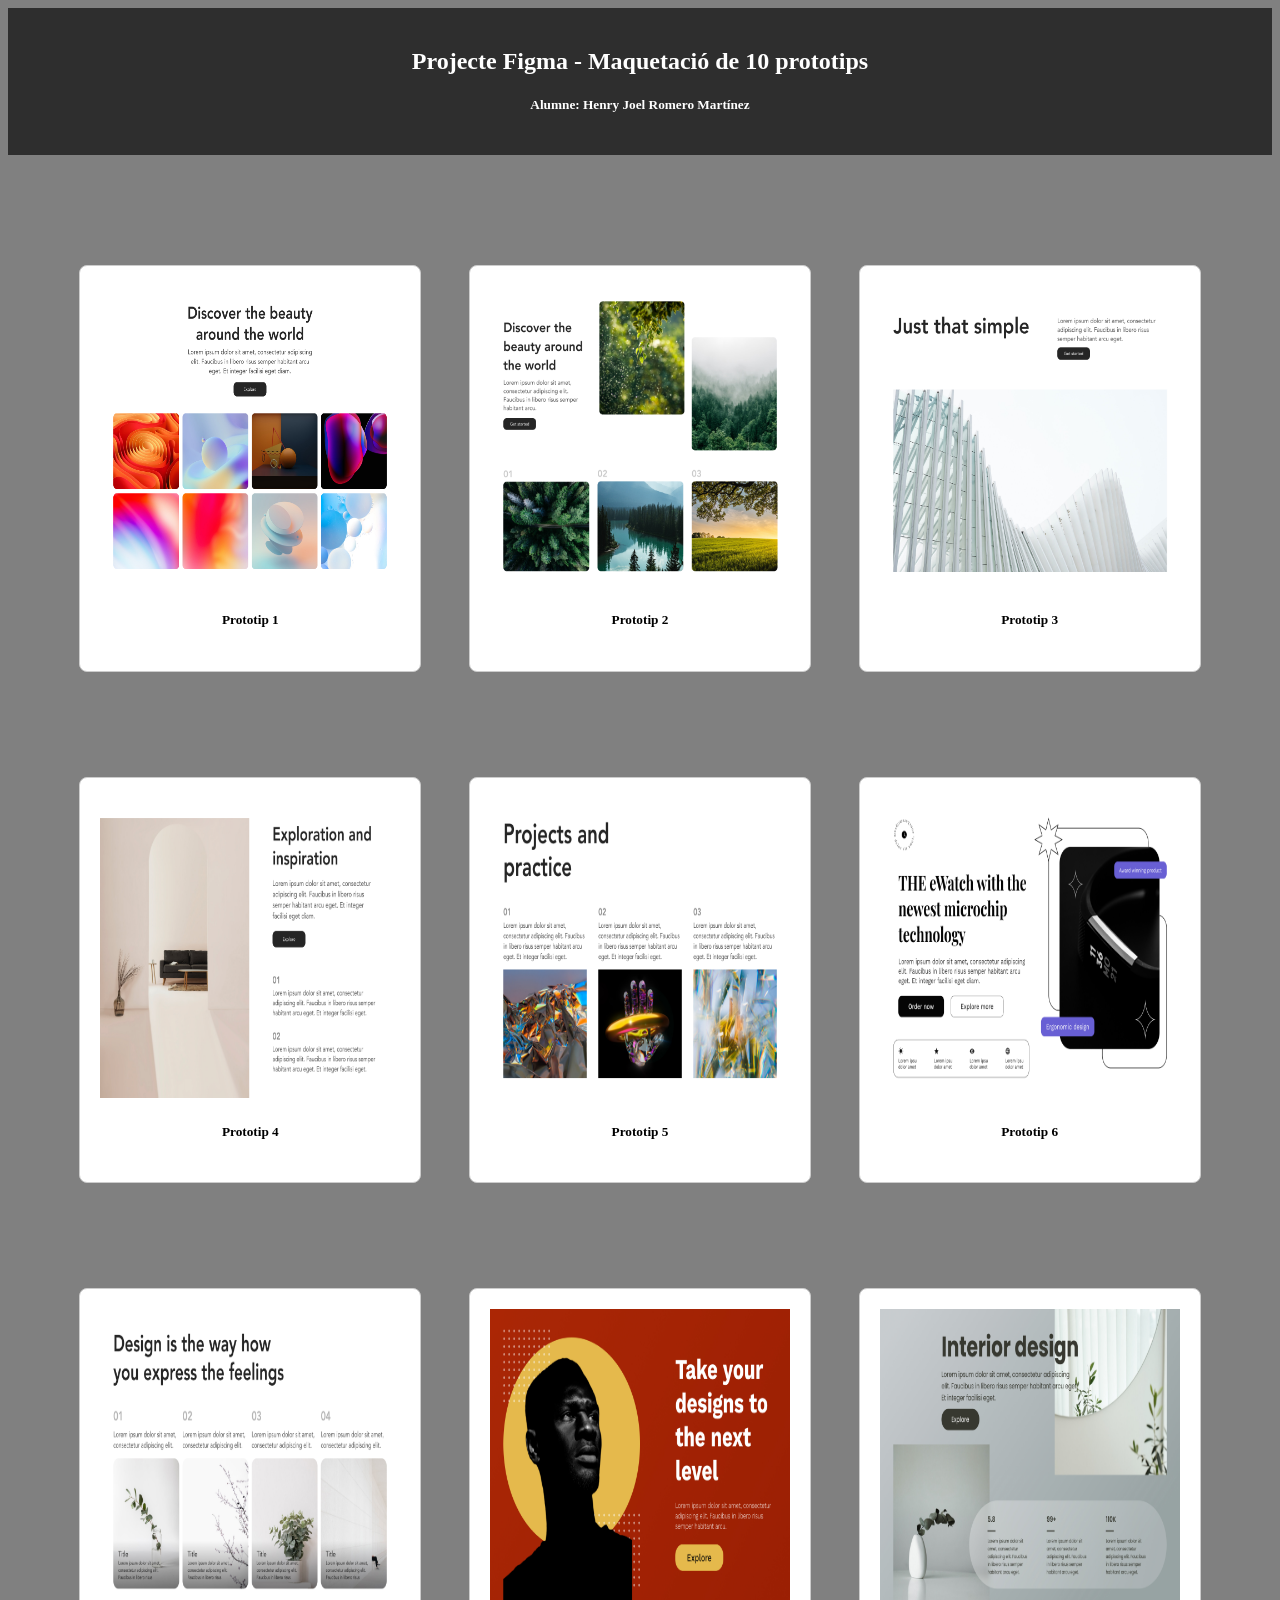
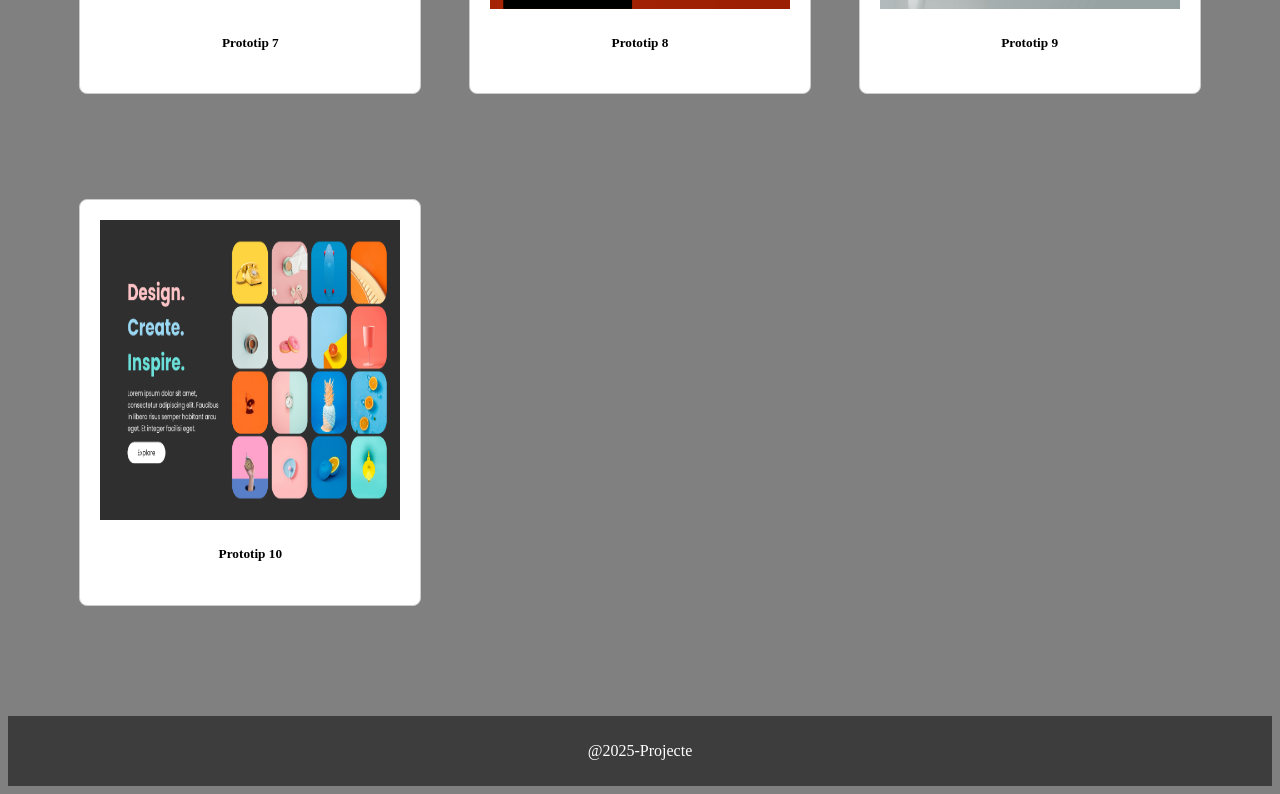
<file: index.html>
<!DOCTYPE html>
<html lang="es">
  <head>
    <meta charset="UTF-8" />
    <meta name="viewport" content="width=device-width, initial-scale=1.0" />
    <title>Projecte Figma - Índex</title>
    <link rel="stylesheet" href="index.css" />
  </head>
  <body>
    <header class="color-header">
      <div class="color-white">
        <h2>Projecte Figma - Maquetació de 10 prototips</h2>
        <h5>Alumne: Henry Joel Romero Martínez</h5>
      </div>
    </header>
    <main>
      <section>
        <div class="galeria">
          <div class="prototip">
            <a href="prototips/prototip_1/index.html">
              <img src="imatges/1.jpg" alt="Prototip 1" class="tamaño-img" />
            </a>
            <h5>Prototip 1</h5>
          </div>
          <div class="prototip">
            <a href="prototips/prototip_2/index.html">
              <img src="imatges/2.jpg" alt="" class="tamaño-img" />
            </a>
            <h5>Prototip 2</h5>
          </div>
          <div class="prototip">
            <a href="prototips/prototip_3/index.html">
              <img src="imatges/3.jpg" alt="Prototip 3" class="tamaño-img" />
            </a>
            <h5>Prototip 3</h5>
          </div>
          <div class="prototip">
            <a href="prototips/prototip_4/index.html">
              <img src="imatges/4.jpg" alt="" class="tamaño-img" />
            </a>
            <h5>Prototip 4</h5>
          </div>
          <div class="prototip">
            <a href="prototips/prototip_5/index.html">
              <img src="imatges/5.jpg" alt="" class="tamaño-img" />
            </a>
            <h5>Prototip 5</h5>
          </div>
          <div class="prototip">
            <a href="prototips/prototip_6/index.html">
              <img src="imatges/6.jpg" alt="" class="tamaño-img" />
            </a>
            <h5>Prototip 6</h5>
          </div>
          <div class="prototip">
            <a href="prototips/prototip_7/index.html">
              <img src="imatges/7.jpg" alt="" class="tamaño-img" />
            </a>
            <h5>Prototip 7</h5>
          </div>
          <div class="prototip">
            <a href="prototips/prototip_8/index.html">
              <img src="imatges/8.jpg" alt="" class="tamaño-img" />
            </a>
            <h5>Prototip 8</h5>
          </div>
          <div class="prototip">
            <a href="prototips/prototip_9/index.html">
                <img src="imatges/9.jpg" alt="" class="tamaño-img">
            </a>
            <h5>Prototip 9</h5>
          </div>
          <div class="prototip">
            <a href="prototips/prototip_10/index.html">
                <img src="imatges/10.jpg" alt="" class="tamaño-img">
            </a>
            <h5>Prototip 10</h5>
          </div>
        </div>
      </section>
    </main>
    <footer class="color-footer">
      <div class="color-white">
        <p>@2025-Projecte</p>
      </div>
    </footer>
  </body>
</html>
</file>
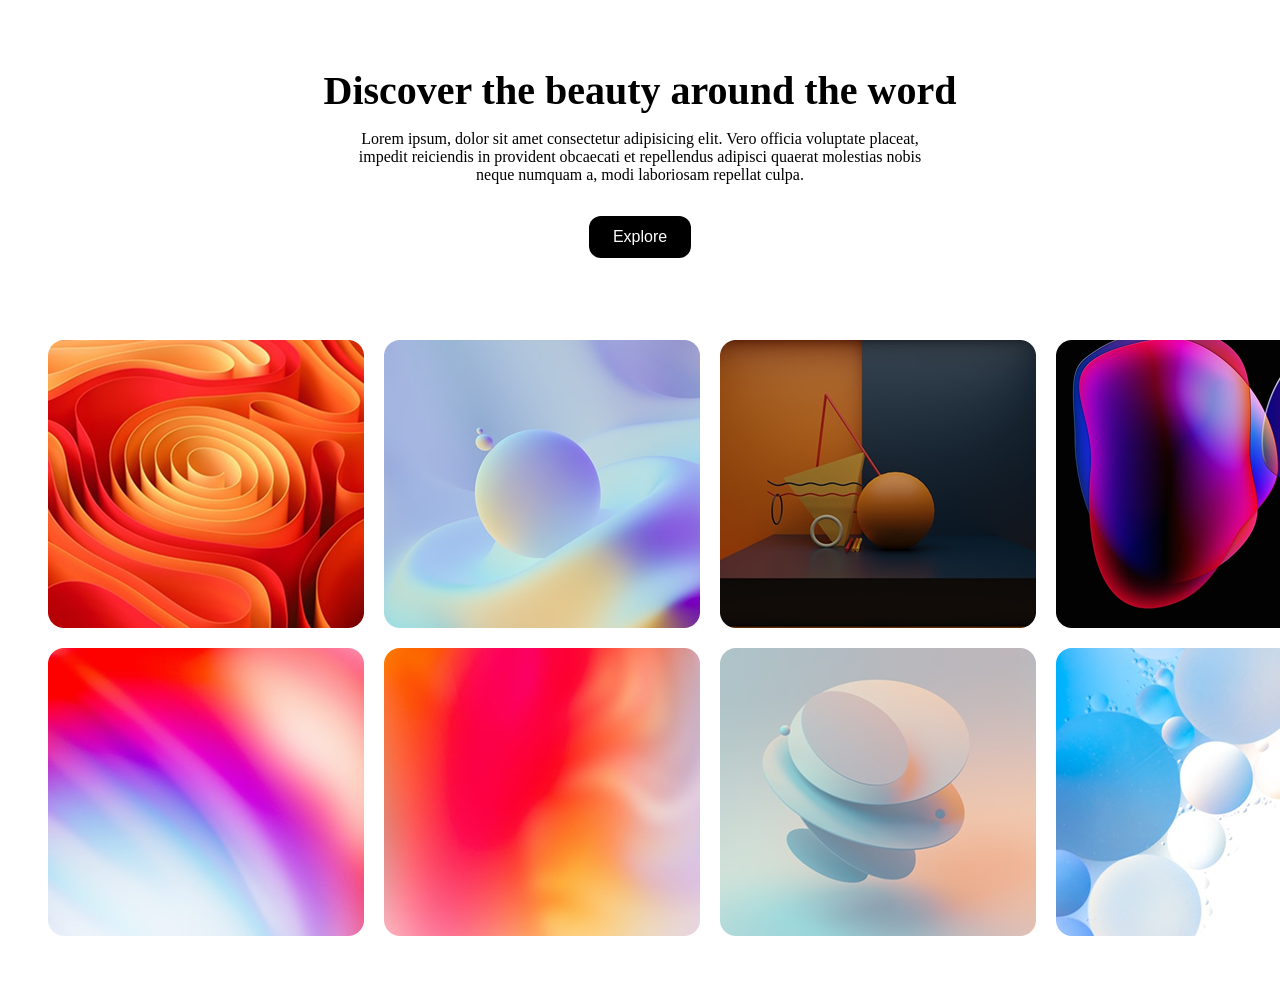
<file: prototips/prototip_1/index.html>
<!DOCTYPE html>
<html lang="es">
<head>
    <meta charset="UTF-8">
    <meta name="viewport" content="width=device-width, initial-scale=1.0">
    <title>Prototip 1</title>
    <link rel="stylesheet" href="index.css">
</head>
<body>
    <div>
        <header class="header">
            <div class="div">
                <h1 class="h1">Discover the beauty around the word</h1>
            </div>
            <p class="p">Lorem ipsum, dolor sit amet consectetur adipisicing elit. Vero officia voluptate placeat, impedit reiciendis in provident obcaecati et repellendus adipisci quaerat molestias nobis neque numquam a, modi laboriosam repellat culpa.</p>
            <div class="div2">
            <button class="button">Explore</button>
        </div>
    </header>
    <main>
        <section class="galeria">
            <div class="div3">
                <img src="imatges_prototip_1/img_prototip1_1.png" alt="" ><img src="imatges_prototip_1/img_prototip1_2.png" alt="">
                <img src="imatges_prototip_1/img_prototip1_3.png" alt="">
                <img src="imatges_prototip_1/img_prototip1_4.png" alt="">
            </div>
            <div class="div3 ">
                <img src="imatges_prototip_1/img_prototip1_5.png" alt="">
                <img src="imatges_prototip_1/img_prototip1_6.png" alt="">
                <img src="imatges_prototip_1/img_prototip1_7.png" alt="">
                <img src="imatges_prototip_1/img_prototip1_8.png" alt="">
            </div>
        </section>
    </main>
    <footer></footer>
    </div>
    
</body>
</html>
</file>
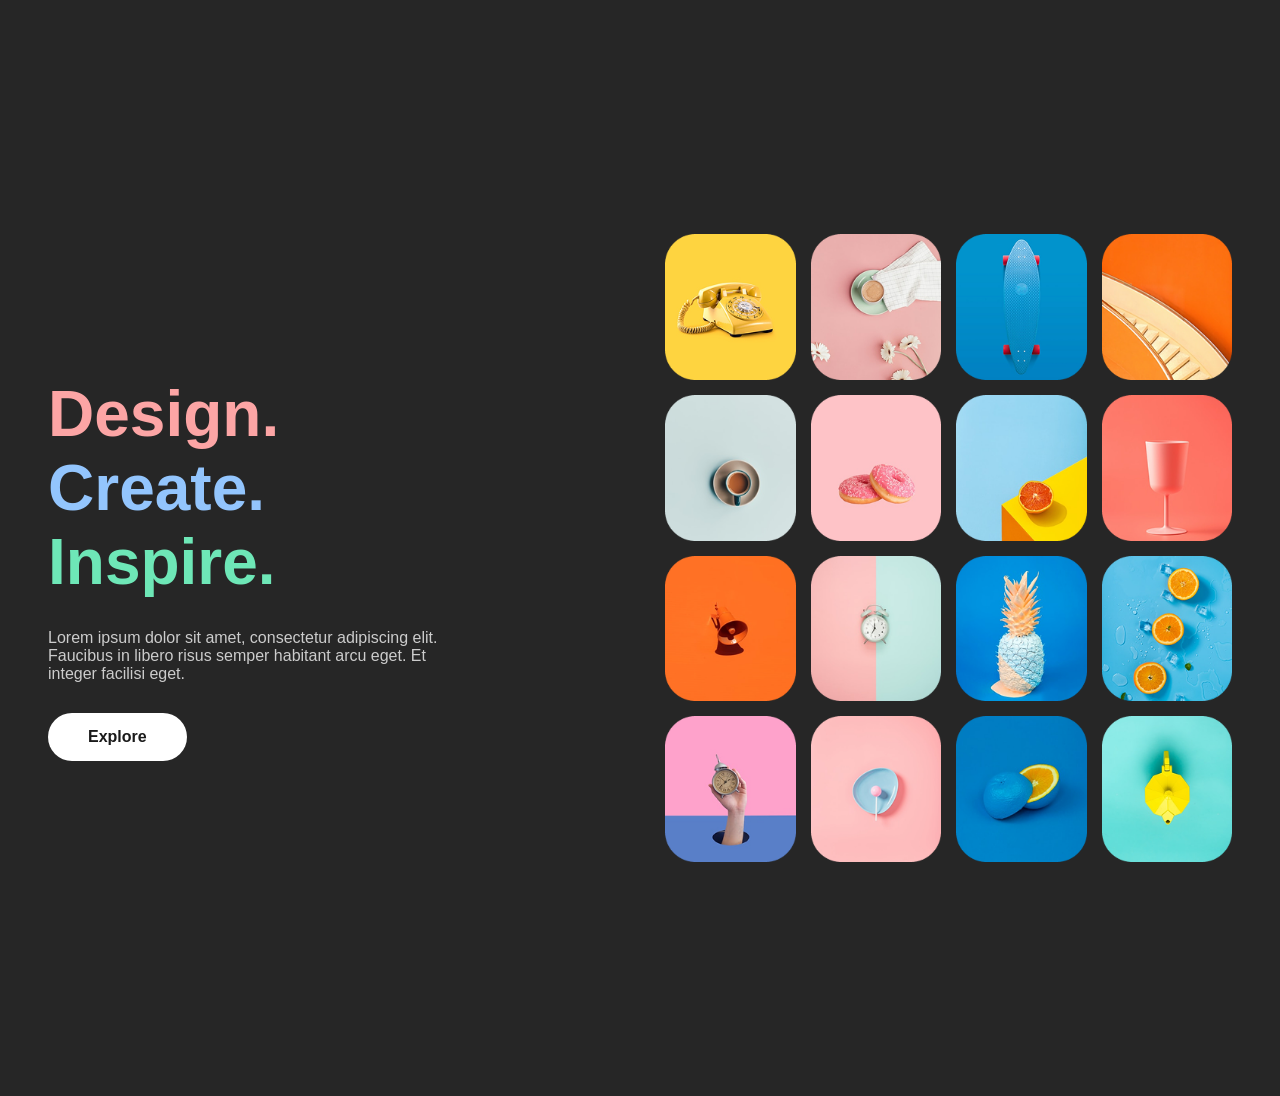
<file: prototips/prototip_10/index.html>
<!doctype html>
<html lang="es">
  <head>
    <meta charset="UTF-8" />
    <title>Prototip 10</title>
    <link rel="stylesheet" href="index.css">
  </head>
  <body>
    <div class="contenedor">
      <div class="columna-texto">
        <h1 class="titulo">
          <span class="rosa">Design.</span><br />
          <span class="azul">Create.</span><br />
          <span class="verde">Inspire.</span>
        </h1>

        <p class="parrafo">
          Lorem ipsum dolor sit amet, consectetur adipiscing elit. Faucibus in
          libero risus semper habitant arcu eget. Et integer facilisi eget.
        </p>

        <button class="boton">Explore</button>
      </div>

      <div class="cuadricula">
        <div class="item-foto">
          <img src="imatges_prototip_10/Frame 14195.png" alt="1" />
        </div>
        <div class="item-foto">
          <img src="imatges_prototip_10/Frame 14195 (1).png" alt="2" />
        </div>
        <div class="item-foto">
          <img src="imatges_prototip_10/Frame 14195 (2).png" alt="3" />
        </div>
        <div class="item-foto">
          <img src="imatges_prototip_10/Frame 14195 (3).png" alt="4" />
        </div>

        <div class="item-foto">
          <img src="imatges_prototip_10/Frame 14196.png" alt="5" />
        </div>
        <div class="item-foto">
          <img src="imatges_prototip_10/Frame 14196 (1).png" alt="6" />
        </div>
        <div class="item-foto">
          <img src="imatges_prototip_10/Frame 14197 (2).png" alt="7" />
        </div>
        <div class="item-foto">
          <img src="imatges_prototip_10/Frame 14196 (2).png" alt="8" />
        </div>

        <div class="item-foto">
          <img src="imatges_prototip_10/Frame 14197.png" alt="9" />
        </div>
        <div class="item-foto">
          <img src="imatges_prototip_10/Frame 14197 (1).png" alt="10" />
        </div>
        <div class="item-foto">
          <img src="imatges_prototip_10/Frame 14198 (1).png" alt="11" />
        </div>
        <div class="item-foto">
          <img src="imatges_prototip_10/Frame 14197 (3).png" alt="12" />
        </div>

        <div class="item-foto">
          <img src="imatges_prototip_10/Frame 14198.png" alt="13" />
        </div>
        <div class="item-foto">
          <img src="imatges_prototip_10/Frame 14199.png" alt="14" />
        </div>
        <div class="item-foto">
          <img src="imatges_prototip_10/Frame 14198 (2).png" alt="15" />
        </div>
        <div class="item-foto">
          <img src="imatges_prototip_10/Frame 14198 (3).png" alt="16" />
        </div>
      </div>
    </div>
  </body>
</html>
</file>
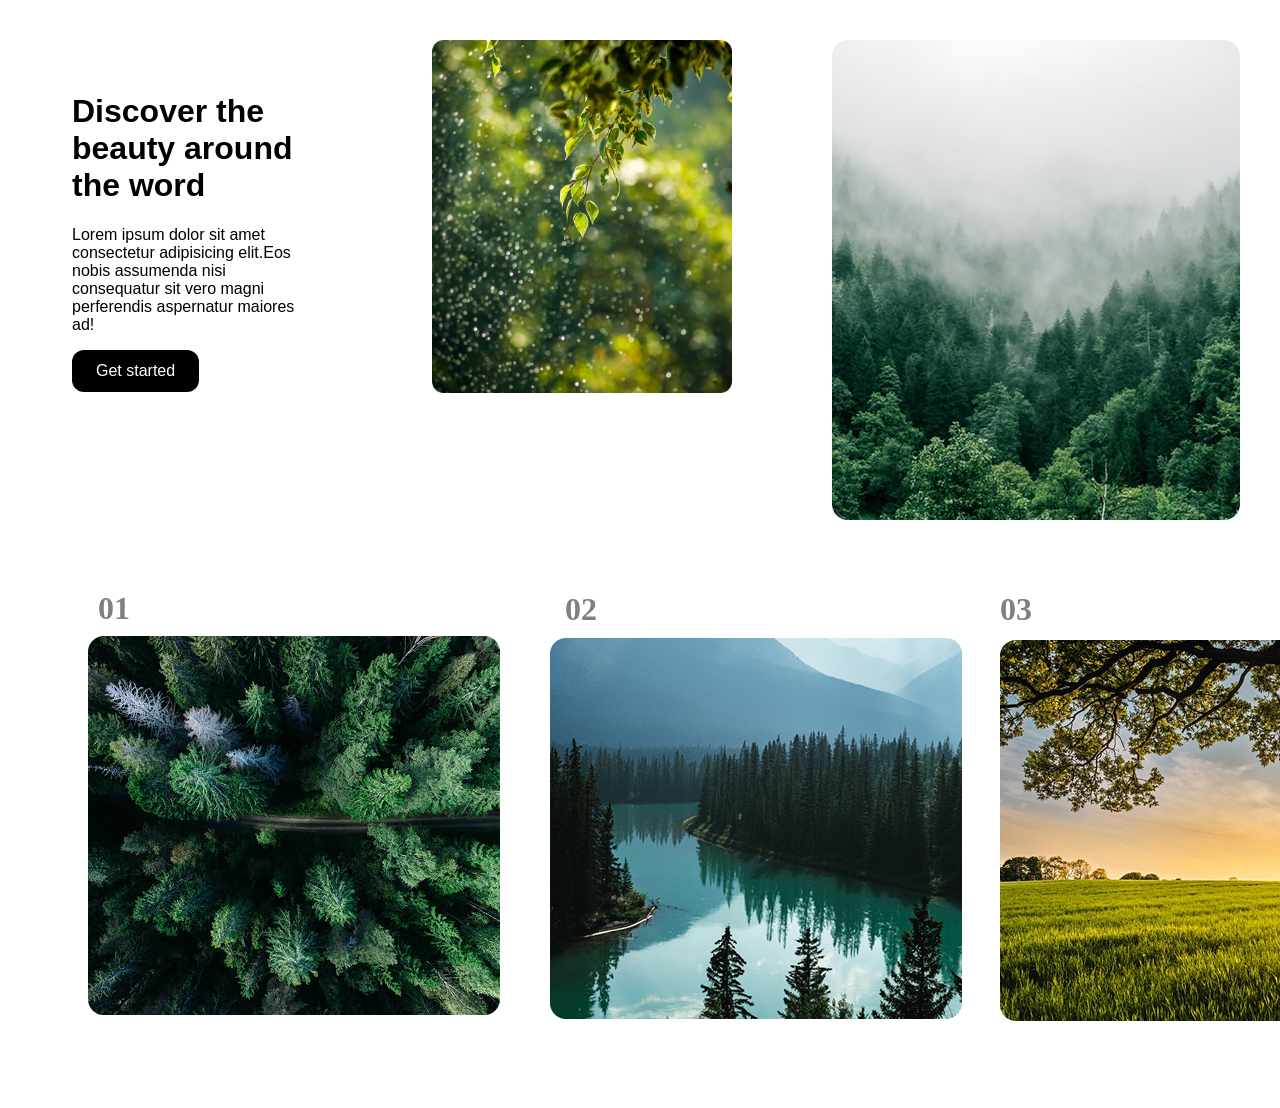
<file: prototips/prototip_2/index.html>
<!DOCTYPE html>
<html lang="es">
  <head>
    <meta charset="UTF-8" />
    <meta name="viewport" content="width=device-width, initial-scale=1.0" />
    <title>Prototip 2</title>
    <link rel="stylesheet" href="index.css" />
  </head>
  <body>
    <main>
      <div class="contenedor">
        <div class="tamaño-texto">
          <h1>Discover the beauty around the word</h1>
          <p>
            Lorem ipsum dolor sit amet consectetur adipisicing elit.Eos nobis
            assumenda nisi consequatur sit vero magni perferendis aspernatur
            maiores ad!
          </p>
          <button class="button">Get started</button>
        </div>
        <div>
          <img
            src="imatges_prototip_2/img_prototip2_4.png"
            alt=""
            class="img1"
          />
        </div>
        <div>
          <img
            src="imatges_prototip_2/img_prototip2_5.png"
            alt=""
            class="img2"
          />
        </div>
      </div>
      <div class="flex-start">
        <h1 class="numero">01</h1>
        <img src="imatges_prototip_2/img_prototip2_3.png" alt="" class="img3" />
      </div>
      <div>
        <h1 class="numero2">02</h1>
        <img src="imatges_prototip_2/img_prototip2_1.png" alt="" class="img4" />
      </div>
      <div>
        <h1 class="numero3">03</h1>
        <img src="imatges_prototip_2/img_prototip2_2.png " alt="" class="img5" />
      </div>
    </main>
    <footer></footer>
  </body>
</html>
</file>
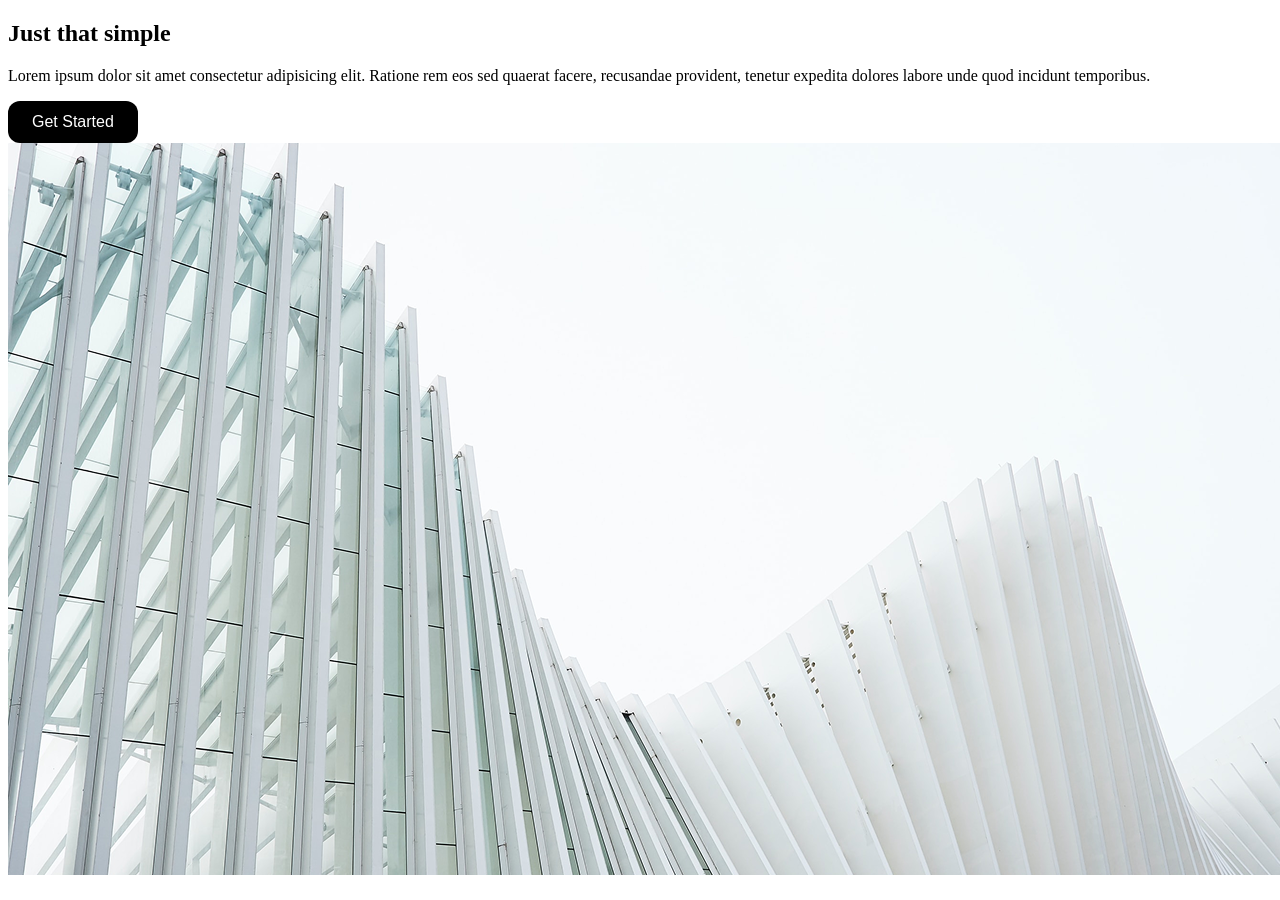
<file: prototips/prototip_3/index.html>
<!DOCTYPE html>
<html lang="es">
  <head>
    <meta charset="UTF-8" />
    <meta name="viewport" content="width=device-width, initial-scale=1.0" />
    <title>Prototip 3</title>
    <link rel="stylesheet" href="index.css" />
  </head>
  <body>
    <section>
      <div class="tamaño-texto">
        <h1>Just that simple</h1>
        <p>Lorem ipsum dolor sit amet consectetur adipisicing elit. Ratione rem eos sed quaerat facere, recusandae provident, tenetur expedita dolores labore unde quod incidunt temporibus.</p>
        <button class="button">Get Started</button>
      </div>
      <div class="">
        <img src="imatges_prototip_3/img_prototip3_1.png" alt="">
      </div>
    </section>
  </body>
</html>
</file>
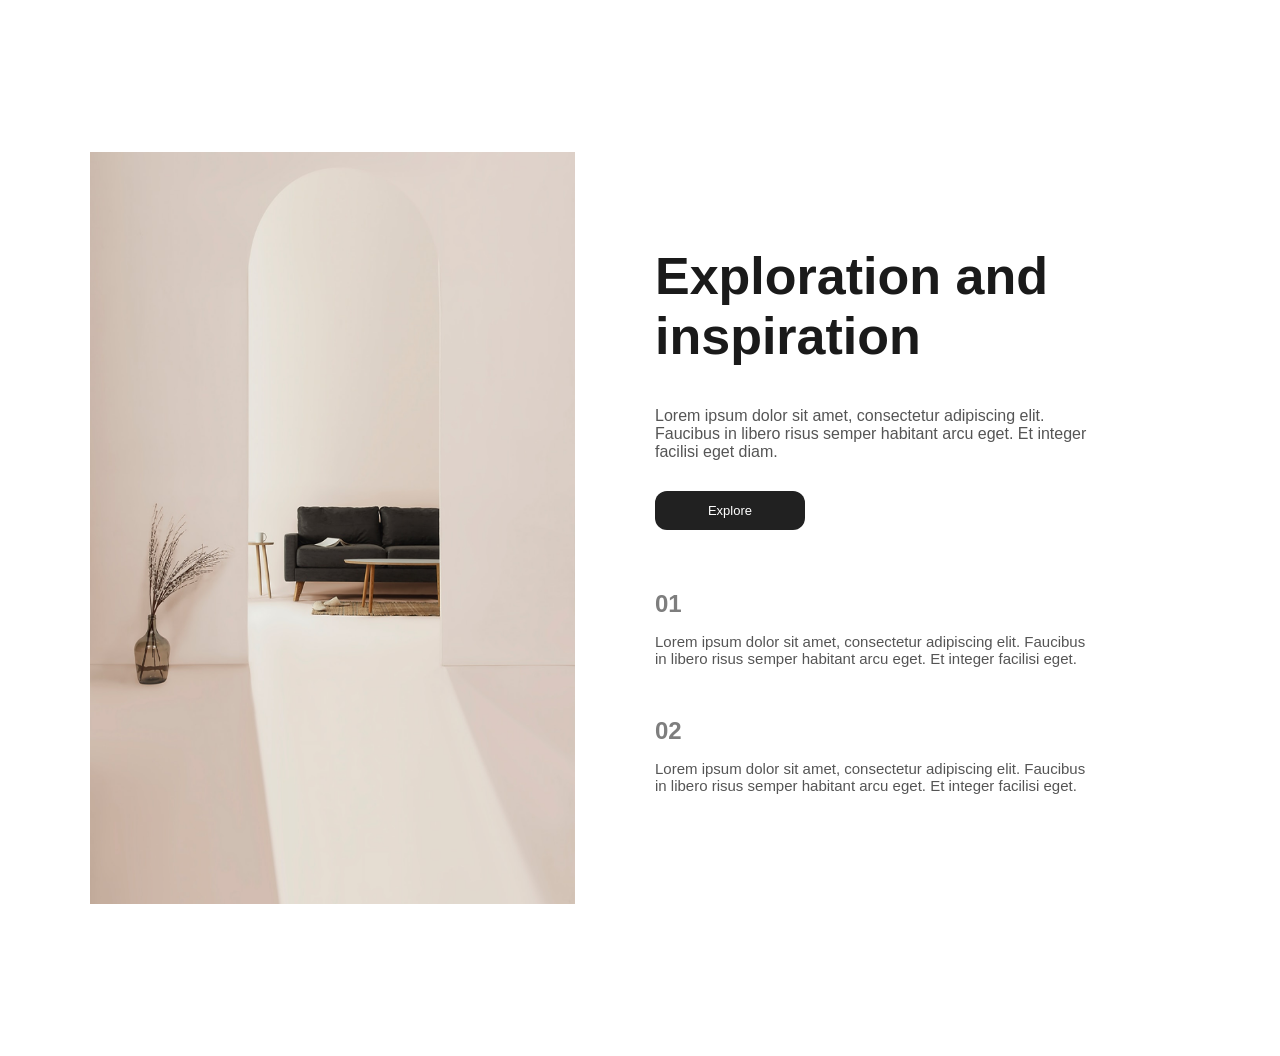
<file: prototips/prototip_4/index.html>
<!doctype html>
<html lang="es">
  <head>
    <meta charset="UTF-8" />
    <title>Prototipo 4</title>
    <link rel="stylesheet" href="index.css">
  </head>
  <body>
    <div class="contenedor-diseno">
      <div class="columna-izquierda">
        <img src="imatges_prototip_4/img_prototip4_1.png" alt="Exploration and inspiration view" />
      </div>

      <div class="columna-derecha">
        <h1 class="titulo-principal">Exploration and<br />inspiration</h1>

        <p class="descripcion">
          Lorem ipsum dolor sit amet, consectetur adipiscing elit. Faucibus in
          libero risus semper habitant arcu eget. Et integer facilisi eget diam.
        </p>

        <button class="boton-explore">Explore</button>

        <div class="bloque-item">
          <div class="numero">01</div>
          <p class="texto-item">
            Lorem ipsum dolor sit amet, consectetur adipiscing elit. Faucibus in
            libero risus semper habitant arcu eget. Et integer facilisi eget.
          </p>
        </div>

        <div class="bloque-item">
          <div class="numero">02</div>
          <p class="texto-item">
            Lorem ipsum dolor sit amet, consectetur adipiscing elit. Faucibus in
            libero risus semper habitant arcu eget. Et integer facilisi eget.
          </p>
        </div>
      </div>
    </div>
  </body>
</html>
</file>
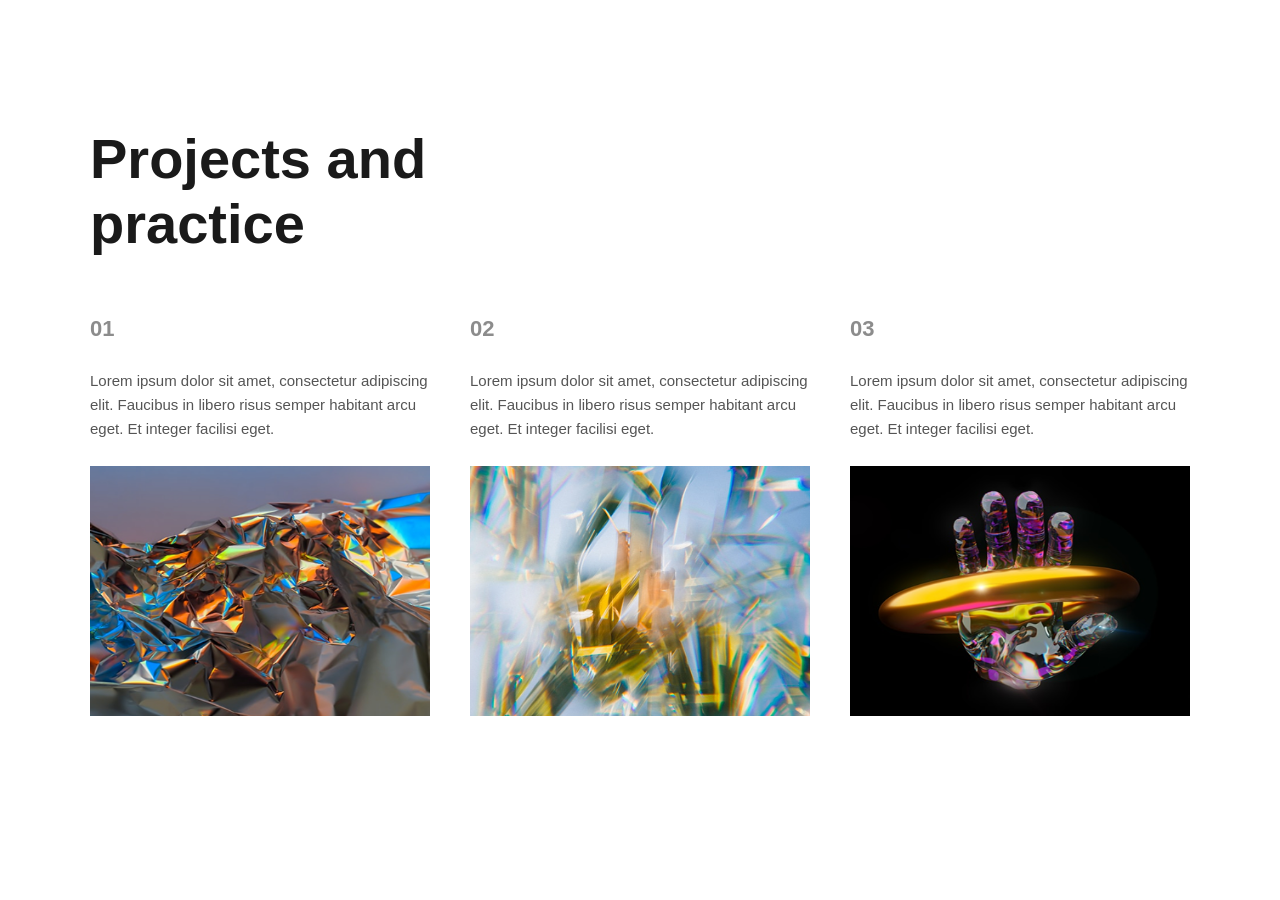
<file: prototips/prototip_5/index.html>
<!doctype html>
<html lang="es">
  <head>
    <meta charset="UTF-8" />
    <title>Prototipo 5</title>
    <link rel="stylesheet" href="index.css">
  </head>
  <body>
    <div class="seccion-proyectos">
      <h1 class="titulo-principal">Projects and<br />practice</h1>

      <div class="bloque-columnas">
        <div class="columna">
          <div class="numero">01</div>
          <p class="texto">
            Lorem ipsum dolor sit amet, consectetur adipiscing elit. Faucibus in
            libero risus semper habitant arcu eget. Et integer facilisi eget.
          </p>
          <div class="foto-contenedor">
            <img src="imatges_prototip_5/img_prototip5_1.png" alt="Proyecto 1" />
          </div>
        </div>

        <div class="columna">
          <div class="numero">02</div>
          <p class="texto">
            Lorem ipsum dolor sit amet, consectetur adipiscing elit. Faucibus in
            libero risus semper habitant arcu eget. Et integer facilisi eget.
          </p>
          <div class="foto-contenedor">
            <img src="imatges_prototip_5/img_prototip5_2.png" alt="Proyecto 2" />
          </div>
        </div>

        <div class="columna">
          <div class="numero">03</div>
          <p class="texto">
            Lorem ipsum dolor sit amet, consectetur adipiscing elit. Faucibus in
            libero risus semper habitant arcu eget. Et integer facilisi eget.
          </p>
          <div class="foto-contenedor">
            <img src="imatges_prototip_5/img_prototip5_3.png" alt="Proyecto 3" />
          </div>
        </div>
      </div>
    </div>
  </body>
</html>
</file>
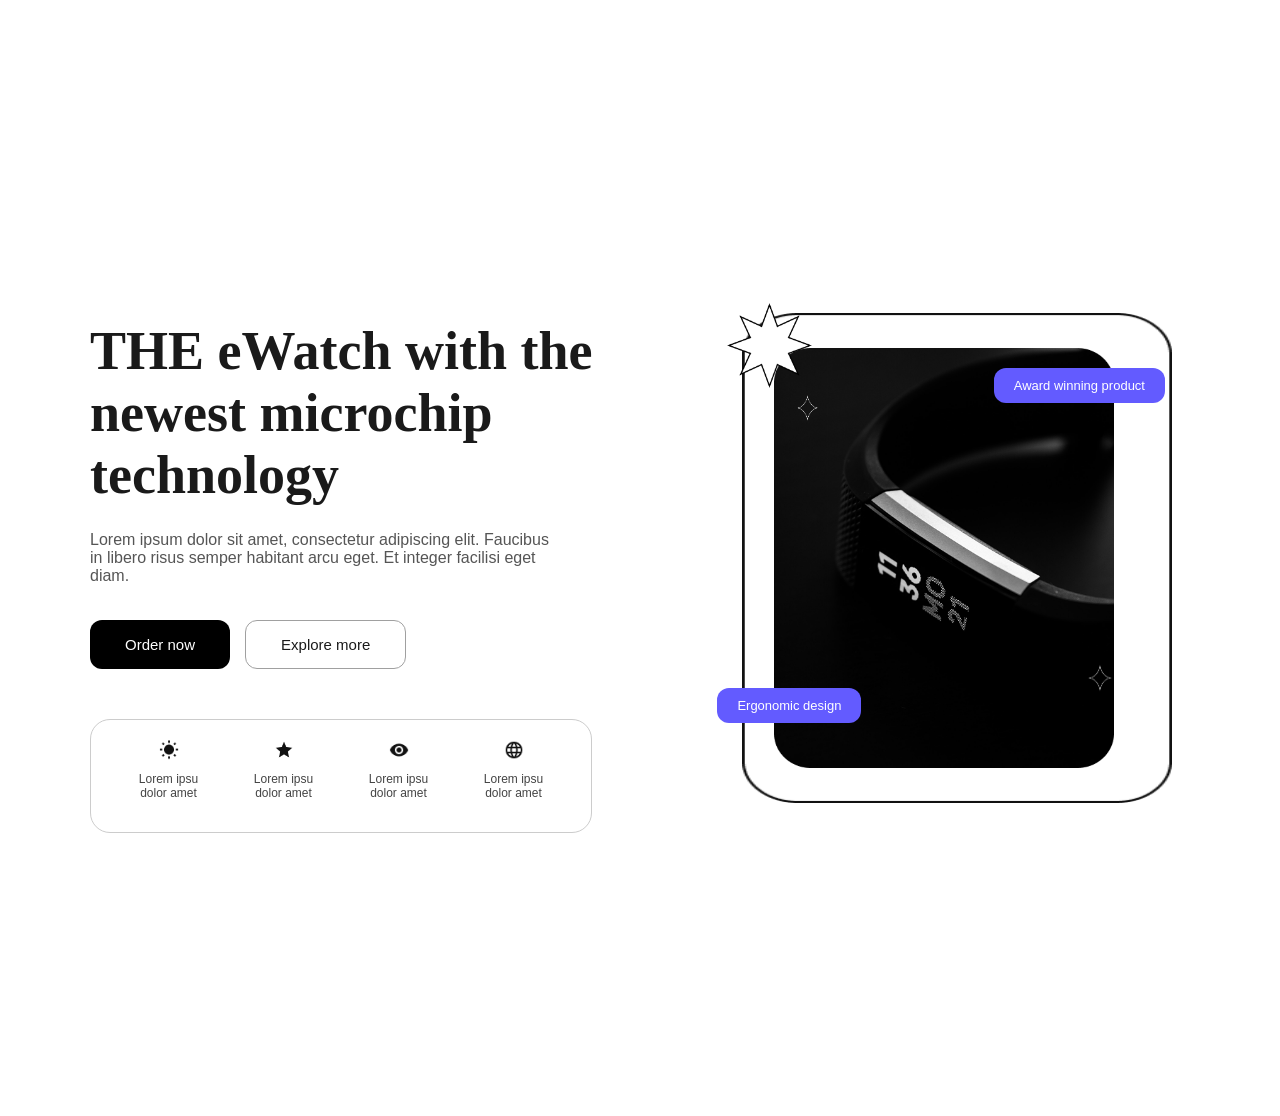
<file: prototips/prototip_6/index.html>
<!doctype html>
<html lang="es">
  <head>
    <meta charset="UTF-8" />
    <title>Prototipo 6</title>
    <link rel="stylesheet" href="index.css">
  </head>
  <body>
    <div class="tarjeta-producto">
      <div class="info-producto">
        <h1 class="titulo-principal">
          THE eWatch with the newest microchip technology
        </h1>

        <p class="texto-descripcion">
          Lorem ipsum dolor sit amet, consectetur adipiscing elit. Faucibus in
          libero risus semper habitant arcu eget. Et integer facilisi eget diam.
        </p>

        <div class="botones-accion">
          <button class="btn-comprar">Order now</button>
          <button class="btn-mas">Explore more</button>
        </div>

        <div class="cuadro-iconos">
          <div class="celda-icono">
            <img
              src="imatges_prototip_6/Icons.png"
              alt="Icono"
              class="imagen-icono"
            />
            <p class="texto-icono">Lorem ipsu<br />dolor amet</p>
          </div>

          <div class="celda-icono">
            <img
              src="imatges_prototip_6/Icons@3x.png"
              alt="Icono"
              class="imagen-icono"
            />
            <p class="texto-icono">Lorem ipsu<br />dolor amet</p>
          </div>

          <div class="celda-icono">
            <img
              src="imatges_prototip_6/Icons (1).png"
              alt="Icono"
              class="imagen-icono"
            />
            <p class="texto-icono">Lorem ipsu<br />dolor amet</p>
          </div>

          <div class="celda-icono">
            <img
              src="imatges_prototip_6/Icons (2).png"
              alt="Icono"
              class="imagen-icono"
            />
            <p class="texto-icono">Lorem ipsu<br />dolor amet</p>
          </div>
        </div>
      </div>

      <div class="visual-producto">
        <img
          src="imatges_prototip_6/Star (1).png"
          alt="Sello eWatch"
          class="logo-circular"
        />

        <img
          src="imatges_prototip_6/Stroke.png"
          alt="Líneas de marco"
          class="borde-lineas-atras"
        />

        <img
          src="imatges_prototip_6/Star (2).png"
          alt="Destello"
          class="simbolo-estrella estrella-superior"
        />

        <div class="badge-morado badge-arriba">Award winning product</div>

        <div class="marco-foto">
          <img src="imatges_prototip_6/unsplash_QRWAdBCqysc.png" alt="eWatch" />
        </div>

        <div class="badge-morado badge-abajo">Ergonomic design</div>

        <img
          src="imatges_prototip_6/star.png"
          alt="Destello"
          class="simbolo-estrella estrella-inferior"
        />
      </div>
    </div>
  </body>
</html>
</file>
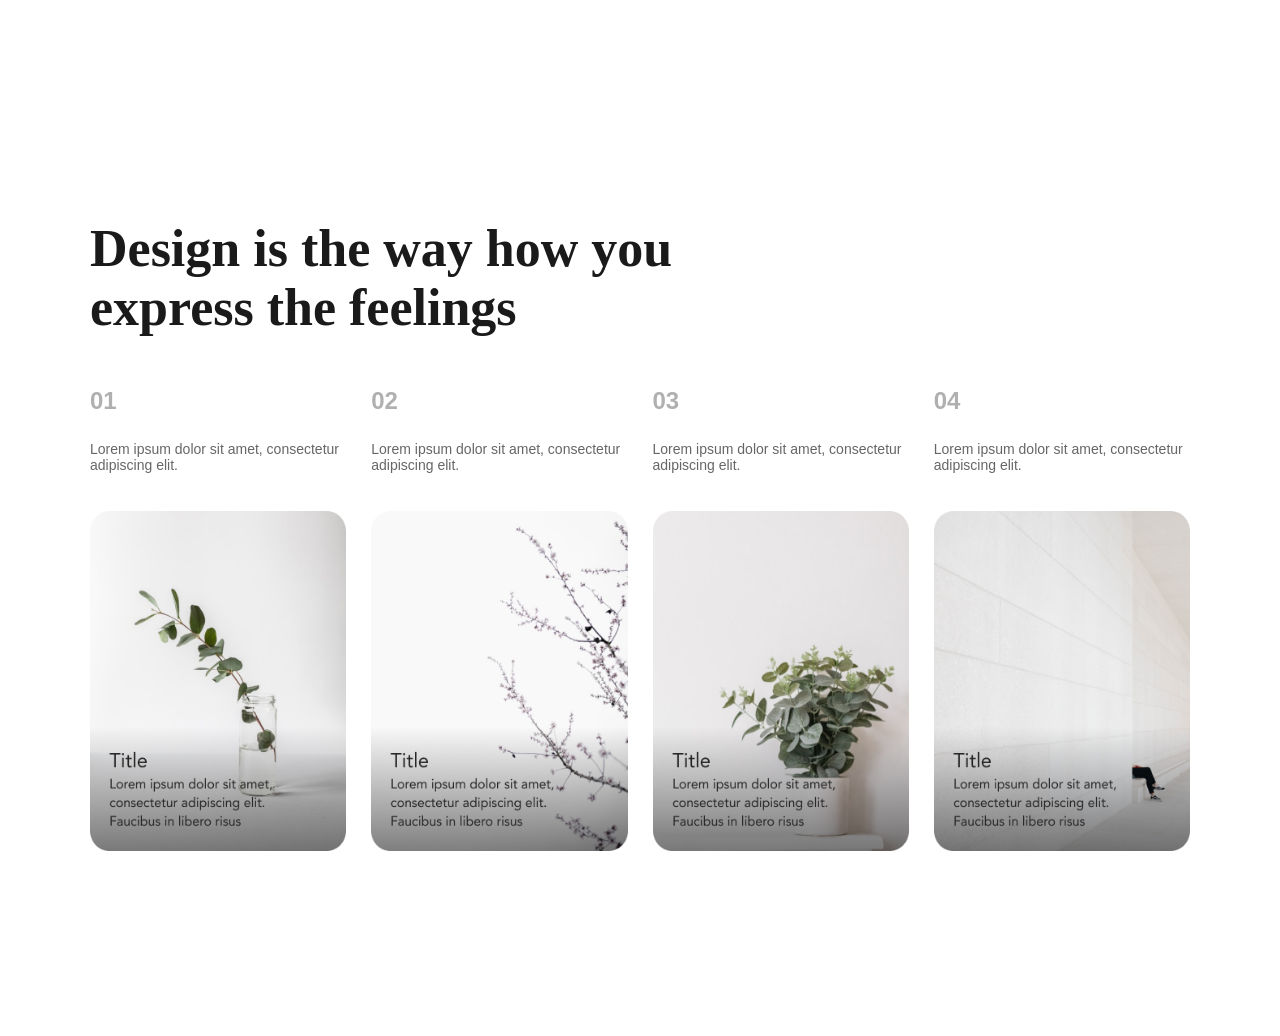
<file: prototips/prototip_7/index.html>
<!doctype html>
<html lang="es">
  <head>
    <meta charset="UTF-8" />
    <title>Sección de Diseño</title>
    <link rel="stylesheet" href="index.css">
  </head>
  <body>
    <div class="bloque-principal">
      <h1 class="encabezado-seccion">
        Design is the way how you express the feelings
      </h1>

      <div class="grupo-tarjetas">
        <div class="columna-tarjeta">
          <div class="indicador-numero">01</div>
          <p class="resumen-texto">
            Lorem ipsum dolor sit amet, consectetur adipiscing elit.
          </p>
          <div class="contenedor-imagen">
            <img src="imatges_prototip_7/Frame 14176.png" alt="Diseño 1" />
            <div class="capa-inferior">
              <h3 class="subtitulo-foto"></h3>
              <p class="detalle-foto">
              </p>
            </div>
          </div>
        </div>

        <div class="columna-tarjeta">
          <div class="indicador-numero">02</div>
          <p class="resumen-texto">
            Lorem ipsum dolor sit amet, consectetur adipiscing elit.
          </p>
          <div class="contenedor-imagen">
            <img src="imatges_prototip_7/Frame 14176 (1).png" alt="Diseño 2" />
            <div class="capa-inferior">
              <h3 class="subtitulo-foto"></h3>
              <p class="detalle-foto">
              </p>
            </div>
          </div>
        </div>

        <div class="columna-tarjeta">
          <div class="indicador-numero">03</div>
          <p class="resumen-texto">
            Lorem ipsum dolor sit amet, consectetur adipiscing elit.
          </p>
          <div class="contenedor-imagen">
            <img src="imatges_prototip_7/Frame 14176 (2).png" alt="Diseño 3" />
            <div class="capa-inferior">
              <h3 class="subtitulo-foto"></h3>
              <p class="detalle-foto">

              </p>
            </div>
          </div>
        </div>

        <div class="columna-tarjeta">
          <div class="indicador-numero">04</div>
          <p class="resumen-texto">
            Lorem ipsum dolor sit amet, consectetur adipiscing elit.
          </p>
          <div class="contenedor-imagen">
            <img src="imatges_prototip_7/Frame 14176 (3).png" alt="Diseño 4" />
            <div class="capa-inferior">
              <h3 class="subtitulo-foto"></h3>
              <p class="detalle-foto">

              </p>
            </div>
          </div>
        </div>
      </div>
    </div>
  </body>
</html>
</file>
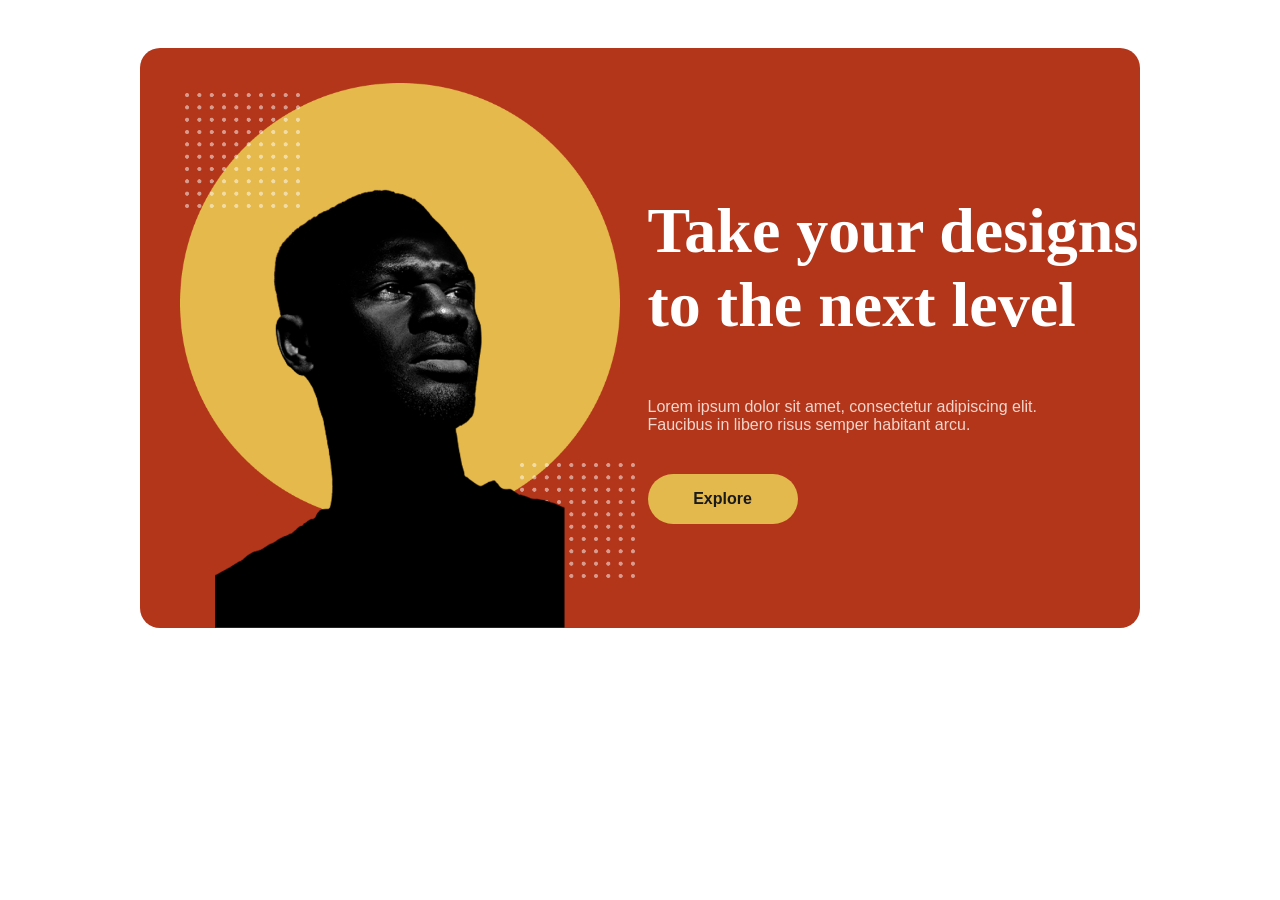
<file: prototips/prototip_8/index.html>
<!doctype html>
<html lang="es">
  <head>
    <meta charset="UTF-8" />
    <title>prototipo 8</title>

  </head>
  <link rel="stylesheet" href="index.css">
  <body>
    <div class="bloque-promocional">
      <div class="zona-visual">
        <img
          src="imatges_prototip_8/pattern (1).png"
          alt="Decoración superior"
          class="grafico-puntos-atras"
        />

        <img
          src="imatges_prototip_8/Ellipse bg (1).png"
          alt="Círculo de fondo"
          class="imagen-circulo"
        />

        <img
          src="imatges_prototip_8/pattern (1).png"
          alt="Decoración inferior"
          class="grafico-puntos-delante"
        />

        <img
          src="imatges_prototip_8/unsplash_aoEwuEH7YAs.png"
          alt="Perfil"
          class="fotografia-silueta"
        />
      </div>

      <div class="zona-contenido">
        <h1 class="titular-principal">Take your designs to the next level</h1>

        <p class="parrafo-resumen">
          Lorem ipsum dolor sit amet, consectetur adipiscing elit. Faucibus in
          libero risus semper habitant arcu.
        </p>

        <button class="enlace-explore">Explore</button>
      </div>
    </div>
  </body>
</html>
</file>
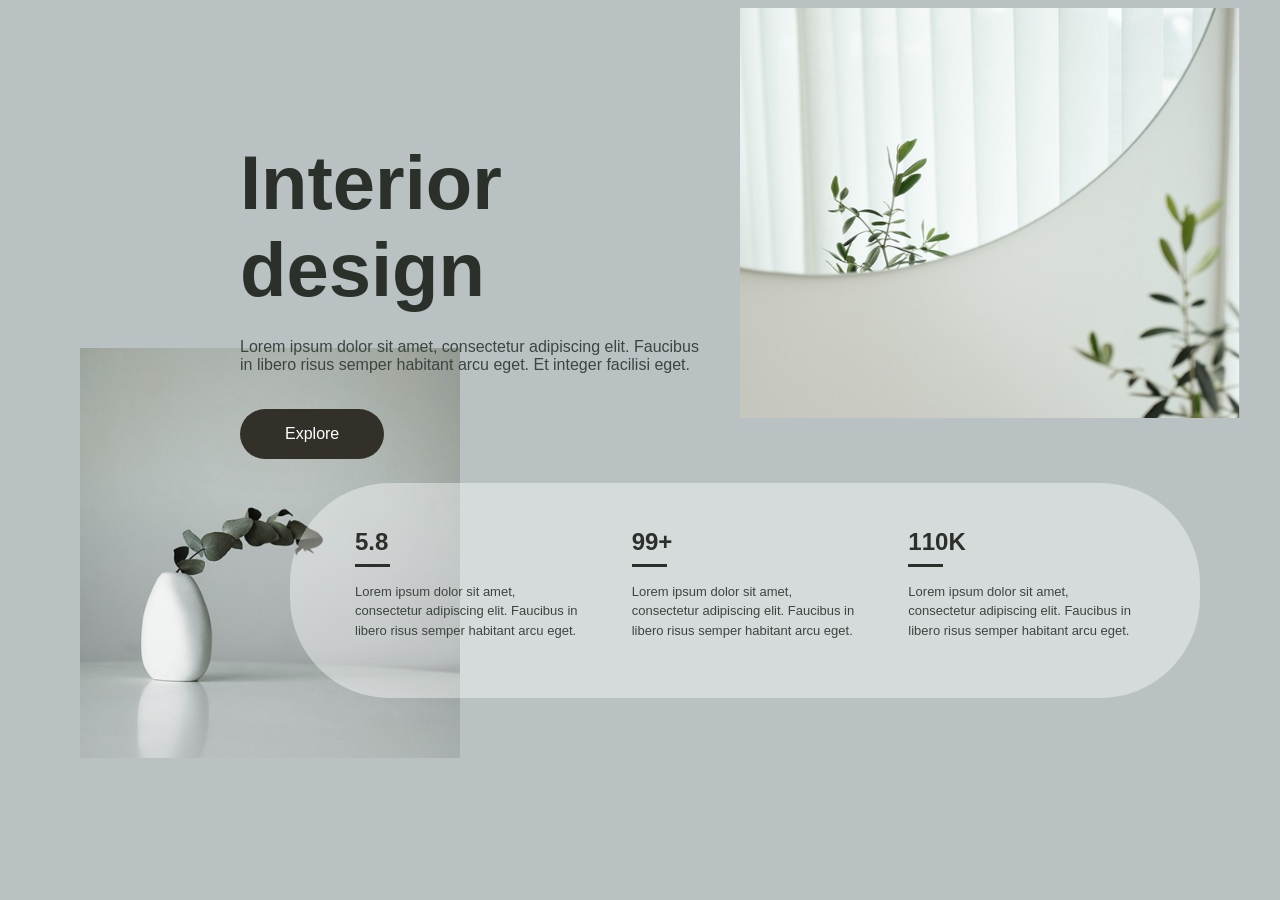
<file: prototips/prototip_9/index.html>
<!doctype html>
<html lang="es">
  <head>
    <meta charset="UTF-8" />
    <title>Interior Design</title>
    <link rel="stylesheet" href="index.css">
  </head>
  <body>
    <div class="pantalla">
      <div class="bloque-texto">
        <h1 class="titulo">Interior design</h1>
        <p class="descripcion">
          Lorem ipsum dolor sit amet, consectetur adipiscing elit. Faucibus in
          libero risus semper habitant arcu eget. Et integer facilisi eget.
        </p>
        <button class="boton">Explore</button>
      </div>

      <img
        src="imatges_prototip_9/Image left.png"
        alt="Espacio 1"
        class="foto-izquierda"
      />

      <img src="imatges_prototip_9/Image right.png" alt="Espacio 2" class="foto-derecha" />

      <div class="barra-datos">
        <div class="columna">
          <div class="numero">5.8</div>
          <div class="linea"></div>
          <p class="texto-columna">
            Lorem ipsum dolor sit amet, consectetur adipiscing elit. Faucibus in
            libero risus semper habitant arcu eget.
          </p>
        </div>

        <div class="columna">
          <div class="numero">99+</div>
          <div class="linea"></div>
          <p class="texto-columna">
            Lorem ipsum dolor sit amet, consectetur adipiscing elit. Faucibus in
            libero risus semper habitant arcu eget.
          </p>
        </div>

        <div class="columna">
          <div class="numero">110K</div>
          <div class="linea"></div>
          <p class="texto-columna">
            Lorem ipsum dolor sit amet, consectetur adipiscing elit. Faucibus in
            libero risus semper habitant arcu eget.
          </p>
        </div>
      </div>
    </div>
  </body>
</html>
</file>
<file: index.css>
body{
    background-color: gray;
}
.color-header{
background-color: #000000a4; 
padding: 20px 35px; 
text-align: center;
}
.color-white{
    color: white;
}
.color-footer{
    background-color: rgba(0, 0, 0, 0.521);
    padding: 10px 10px;
    text-align: center;
}
.prototip{ 
    background-color: #fff; 
    border: 1px solid #ccc; 
    padding: 20px; 
    margin: 40px auto; 
    max-width: 400px; 
    border-radius: 8px; 
    text-align: center; 
}
.galeria{
    display: grid;  
    gap: 25px; 
    margin: 40px; 
    padding: 30px 20px;
    grid-template-columns: repeat(3, 4fr); 
}
.prototip{ 
    background-color: #fff; 
    border-radius: 8px; 
    justify-items: center;
}
.tamaño-img{
    max-width: 300px;
    height: 300px
}
</file>
<file: prototips/prototip_1/index.css>
.div{
    align-items: center;
    border: 10px; 
    border-color: red;
    border-radius: 10px;
    justify-content: center;
    display: flex;
}
.header{
    padding: 2rem;
    text-align: center;
}
.h1{
    font-size: 2.5rem;
    margin-bottom: 1rem;
}
.p{
    max-width: 600px;
    margin: 0 auto 2rem;
}
.button{ 
    background-color: #000; 
    color: #fff; 
    padding: 0.75rem 1.5rem; 
    border: none; 
    border-radius: 12px;

    cursor: pointer; 
    font-size: 1rem
}
.div2{
    display: flex;
    justify-content: center;
    flex-direction: column;
    align-items: center;
}
.galeria{ 
    padding: 40px 30px;
}
.tamaño-img{
    width: 100%; 
    height: auto; 
    border-radius: 8px; 
    object-fit: cover;
}
.div3{
    display: flex; 
    grid-template-columns: repeat(4, 4); gap: 20px;
    padding: 10px;
}
.body{
    margin: 0; 
    font-family: 'Segoe UI', sans-serif; 
    background-color: #f5f5f5; 
    color: #333;
}
</file>
<file: prototips/prototip_10/index.css>
body {
  font-family: sans-serif;
  background-color: #262626;
  color: #ffffff;
  display: flex;
  justify-content: center;
  align-items: center;
  min-height: 1000px;
  padding: 40px;
}

.contenedor {
  width: 100%;
  max-width: 1200px;
  display: flex;
  align-items: center;
  gap: 50px;
}

.columna-texto {
  flex: 1;
}

.rosa {
  color: #fca5a5;
}
.azul {
  color: #93c5fd;
}
.verde {
  color: #6ee7b7;
}

.titulo {
  font-size: 64px;
  font-weight: 800;
  margin-bottom: 30px;
}

.parrafo {
  color: #cccccc;
  margin-bottom: 30px;
  max-width: 400px;
}

.boton {
  background-color: #ffffff;
  color: #1a1a1a;
  border: none;
  padding: 15px 40px;
  font-size: 16px;
  font-weight: 600;
  border-radius: 30px;
  cursor: pointer;
}

.cuadricula {
  flex: 1;
  display: grid;
  grid-template-columns: repeat(4, 1fr);
  gap: 15px;
}

.item-foto {
  width: 100%;
  border-radius: 24px;
}

.item-foto img {
  width: 100%;
  height: 100%;
  display: block;
}
</file>
<file: prototips/prototip_2/index.css>
.button {
  background-color: #000;
  color: #fff;
  padding: 0.75rem 1.5rem;
  border: none;
  border-radius: 12px;
  cursor: pointer;
  font-size: 1rem;
}
.tamaño-texto {
  max-width: 250px;
  height: 300px;
  padding: 2rem;
  text-align: left;
  font-family: "Helvetica Neue", sans-serif;
}
.contenedor {
  display: flex;
  align-items: center;
  gap: 100px;
  justify-content: space-between center;
  padding: 2rem;
  align-items: flex-start;
}
.img1 {
    width: 300px;
    background-size: 100%;
}
.img2 {

}
.img3 {
  padding: 80px;
  justify-content: center;
}
.numero {
  position: absolute;
  top: 565px;
  left: 90px;
  font-size: 2rem;
  font-weight: bold;
  color: gray;
  padding: 4px 8px;
}
.img4 {
  position: absolute;
  top: 638px;
  left: 550px;
}
.numero2 {
  color: gray;
  position: absolute;
  top: 570px;
  left: 565px;
}
.img5{
    position: absolute;
    top: 640px;
    left: 1000px;
}
.numero3{
    color: gray;
    position: absolute;
    top: 570px;
    left: 1000px;
}
</file>
<file: prototips/prototip_3/index.css>
.button {
  background-color: #000;
  color: #fff;
  padding: 0.75rem 1.5rem;
  border: none;
  border-radius: 12px;
  cursor: pointer;
  font-size: 1rem;
}
</file>
<file: prototips/prototip_4/index.css>
body {
  font-family: "Century Gothic", "Segoe UI", Arial, sans-serif;
  background-color: #ffffff;
  display: flex;
  justify-content: center;
  align-items: center;
  min-height: 1000px;
  padding: 20px;
}

.contenedor-diseno {
  display: flex;
  width: 100%;
  max-width: 1100px;
  background-color: #ffffff;
}

.columna-izquierda {
  flex: 1;
  background-color: #e2d1c3;
  min-height: 600px;
  display: flex;
}

.columna-izquierda img {
  width: 100%;
  height: 100%;
  display: block;
}

.columna-derecha {
  flex: 1;
  padding: 60px 50px 60px 80px;
  display: flex;
  flex-direction: column;
  justify-content: center;
}

.titulo-principal {
  font-size: 52px;
  font-weight: bold;
  color: #1a1a1a;
  margin-bottom: 25px;
}

.descripcion {
  font-size: 16px;
  color: #555555;
  margin-bottom: 30px;
  max-width: 440px;
}

.boton-explore {
  background-color: #212121;
  color: #ffffff;
  border: none;
  padding: 12px 35px;
  font-size: 13px;
  border-radius: 12px;
  width: 150px;
  margin-bottom: 60px;
  font-family: inherit;
}

.bloque-item {
  margin-bottom: 35px;
  max-width: 440px;
}

.numero {
  font-size: 24px;
  font-weight: bold;
  color: #7e7e7e;
  margin-bottom: 8px;
}

.texto-item {
  font-size: 15px;
  color: #555555;
}
</file>
<file: prototips/prototip_5/index.css>
body {
  font-family: Arial, sans-serif;
  background-color: #ffffff;
  color: #1a1a1a;
  padding: 80px 40px;
  display: flex;
  justify-content: center;
}

.seccion-proyectos {
  width: 100%;
  max-width: 1100px;
}

.titulo-principal {
  font-size: 56px;
  font-weight: bold;
  margin-bottom: 60px;
}

.bloque-columnas {
  display: flex;
  gap: 40px;
}

.columna {
  flex: 1;
  display: flex;
  flex-direction: column;
}

.numero {
  font-size: 22px;
  font-weight: bold;
  color: #8c8c8c;
  margin-bottom: 12px;
}

.texto {
  font-size: 15px;
  line-height: 1.6;
  color: #555555;
  margin-bottom: 25px;
}

.foto-contenedor {
  width: 100%;
  height: 250px;
  background-color: #f0f0f0;
}

.foto-contenedor img {
  width: 100%;
  height: 100%;
}
</file>
<file: prototips/prototip_6/index.css>
body {
  font-family: Arial, sans-serif;
  background-color: #ffffff;
  color: #1a1a1a;
  display: flex;
  justify-content: center;
  align-items: center;
  min-height: 1000px;
  padding: 50px 40px;
}

.tarjeta-producto {
  width: 100%;
  max-width: 1100px;
  display: flex;
  align-items: center;
  gap: 60px;
}

.info-producto {
  flex: 1;
}

.titulo-principal {
  font-family: "Georgia", serif;
  font-size: 54px;
  font-weight: bold;
  margin-bottom: 25px;
}

.texto-descripcion {
  font-size: 16px;
  color: #555555;
  margin-bottom: 35px;
  max-width: 460px;
}

.botones-accion {
  display: flex;
  gap: 15px;
  margin-bottom: 50px;
}

.btn-comprar {
  background-color: #000000;
  color: #ffffff;
  border: none;
  padding: 15px 35px;
  font-size: 15px;
  border-radius: 12px;
}

.btn-mas {
  background-color: transparent;
  color: #1a1a1a;
  border: 1px solid #a0a0a0;
  padding: 15px 35px;
  font-size: 15px;
  border-radius: 12px;
}

.cuadro-iconos {
  border: 1px solid #cccccc;
  border-radius: 20px;
  padding: 20px;
  display: flex;
  justify-content: space-between;
  max-width: 460px;
}

.celda-icono {
  flex: 1;
  padding: 0 5px;
  text-align: center;
}

.imagen-icono {
  width: 20px;
  height: 20px;
  margin: 0 auto;
  display: block;
}

.texto-icono {
  font-size: 12px;
  color: #444444;
}

.visual-producto {
  flex: 0.9;
  position: relative;
  width: 100%;
  height: 550px;
  display: flex;
  justify-content: center;
  align-items: center;
}

.logo-circular {
  position: absolute;
  width: 85px;
  height: 85px;
  top: 20px;
  left: 30px;
  z-index: 4;
}

.borde-lineas-atras {
  position: absolute;
  width: 430px;
  height: 490px;
  top: 30px;
  left: 45px;
  z-index: 1;
}

.marco-foto {
  width: 340px;
  height: 420px;
  border-radius: 40px;
  position: relative;
  z-index: 3;
}

.marco-foto img {
  width: 100%;
  height: 100%;
  display: block;
}

.badge-morado {
  background-color: #635bff;
  color: #ffffff;
  padding: 10px 20px;
  border-radius: 12px;
  font-size: 13px;
  font-weight: 500;
  position: absolute;
  z-index: 5;
}

.badge-arriba {
  top: 85px;
  right: 25px;
}

.badge-abajo {
  bottom: 110px;
  left: 20px;
}

.simbolo-estrella {
  position: absolute;
  width: 30px;
  height: 30px;
  object-fit: contain;
  z-index: 5;
}

.estrella-superior {
  top: 110px;
  left: 95px;
}

.estrella-inferior {
  bottom: 140px;
  right: 75px;
}
</file>
<file: prototips/prototip_7/index.css>
body {
  font-family: "Segoe UI", Arial, sans-serif;
  background-color: #ffffff;
  color: #1a1a1a;
  display: flex;
  justify-content: center;
  align-items: center;
  min-height: 100vh;
  padding: 60px 40px;
}

.bloque-principal {
  width: 100%;
  max-width: 1100px;
  display: flex;
  flex-direction: column;
}

.encabezado-seccion {
  font-family: serif;
  font-size: 52px;
  font-weight: bold;
  margin-bottom: 50px;
  max-width: 650px;
}

.grupo-tarjetas {
  display: flex;
  gap: 25px;
  width: 100%;
}

.columna-tarjeta {
  flex: 1;
  display: flex;
  flex-direction: column;
}

.indicador-numero {
  font-size: 24px;
  font-weight: bold;
  color: #b0b0b0;
  margin-bottom: 12px;
}

.resumen-texto {
  font-size: 14px;
  color: #666666;
  margin-bottom: 25px;
  min-height: 45px;
}

.contenedor-imagen {
  width: 100%;
  height: 340px;
  border-radius: 24px;
  position: relative;
  background-color: #f5f5f5;
}

.contenedor-imagen img {
  width: 100%;
  height: 100%;
  display: block;
}

.capa-inferior {
  position: absolute;
  bottom: 0;
  left: 0;
  width: 100%;
  padding: 25px 20px;

  color: #ffffff;
  display: flex;
  flex-direction: column;
  gap: 6px;
}

.subtitulo-foto {
  font-size: 18px;
  font-weight: 600;
}

.detalle-foto {
  font-size: 12px;
  color: #dddddd;
}
</file>
<file: prototips/prototip_8/index.css>
body {
  font-family: Arial, sans-serif;
  background-color: #ffffff;
  color: #ffffff;
  display: flex;
  justify-content: center;
  align-items: center;
  padding: 40px;
}

.bloque-promocional {
  width: 1000px;
  max-width: 1100px;
  background-color: #b3361b;
  border-radius: 20px;
  display: flex;
  align-items: center;
  min-height: 580px;
}

.zona-visual {
  flex: 1;
  height: 580px;
  position: relative;
}

.grafico-puntos-atras {
  position: absolute;
  top: 45px;
  left: 45px;
  width: 115px;
  height: auto;
  z-index: 3; /*Prioridad en la posición de la imagen silueta*/
}

.imagen-circulo {
  position: absolute;
  width: 440px;
  height: 440px;
  top: 35px;
  left: 40px;
  z-index: 2; /*Prioridad en la posición de la imagen silueta*/
}

.grafico-puntos-delante {
  position: absolute;
  bottom: 50px;
  left: 380px;
  width: 115px;
  height: auto;
  z-index: 3; /*Prioridad en la posición de la imagen silueta*/
  object-fit: contain;
}

.fotografia-silueta {
  position: absolute;
  bottom: 0;
  left: 75px;
  width: 350px;
  height: auto;
  z-index: 3; /*Prioridad en la posición de la imagen silueta*/
  display: block;
}

.zona-contenido {
  flex: 1;
  margin-left: 15px;
  display: flex;
  flex-direction: column;
  justify-content: center;
}

.titular-principal {
  font-family: serif;
  font-size: 64px; /*Tamaño de la letra del texto de la izquierda*/
  margin-bottom: 40px;
}

.parrafo-resumen {
  font-size: 16px;
  color: #f2d6cc;
  margin-bottom: 40px;
  max-width: 440px;
}

.enlace-explore {
  background-color: #e3b84d;
  color: #1a1a1a;
  border: none;
  padding: 16px 45px;
  font-size: 16px;
  font-weight: 600;
  border-radius: 30px;
  width: 150px;
}
</file>
<file: prototips/prototip_9/index.css>
body {
  font-family: sans-serif;
  background-color: #b9c1c2;
  color: #2b302a;
}

.pantalla {
  width: 100%;
  max-width: 1200px;
  height: 750px;
  margin: 0 auto;
  position: relative;
}

.bloque-texto {
  position: absolute;
  top: 80px;
  left: 200px;
  max-width: 460px;
  z-index: 3;
}

.titulo {
  font-size: 76px;
  font-weight: bold;
  margin-bottom: 25px;
}

.descripcion {
  font-size: 16px;
  margin-bottom: 35px;
  color: #3d4540;
}

.boton {
  background-color: #323029;
  color: #ffffff;
  border: none;
  padding: 16px 45px;
  font-size: 16px;
  border-radius: 30px;
}

.foto-izquierda {
  position: absolute;
  left: 40px;
  bottom: 0;
  width: 380px;
  height: 410px;
  z-index: 1;
}

.foto-derecha {
  position: absolute;
  top: 0;
  right: 0;
  width: 500px;
  height: 410px;
  z-index: 1;
}

.barra-datos {
  position: absolute;
  bottom: 60px;
  right: 40px;
  width: 780px;
  background-color: rgba(255, 255, 255, 0.4);
  border-radius: 100px;
  padding: 45px 65px;
  display: flex;
  justify-content: space-between;
  gap: 50px;
  z-index: 2;
}

.columna {
  flex: 1;
}

.numero {
  font-size: 24px;
  font-weight: bold;
  margin-bottom: 8px;
}

.linea {
  width: 35px;
  height: 3px;
  background-color: #2b302a;
  margin-bottom: 15px;
}

.texto-columna {
  font-size: 13px;
  line-height: 1.5;
  color: #3d4540;
}
</file>
